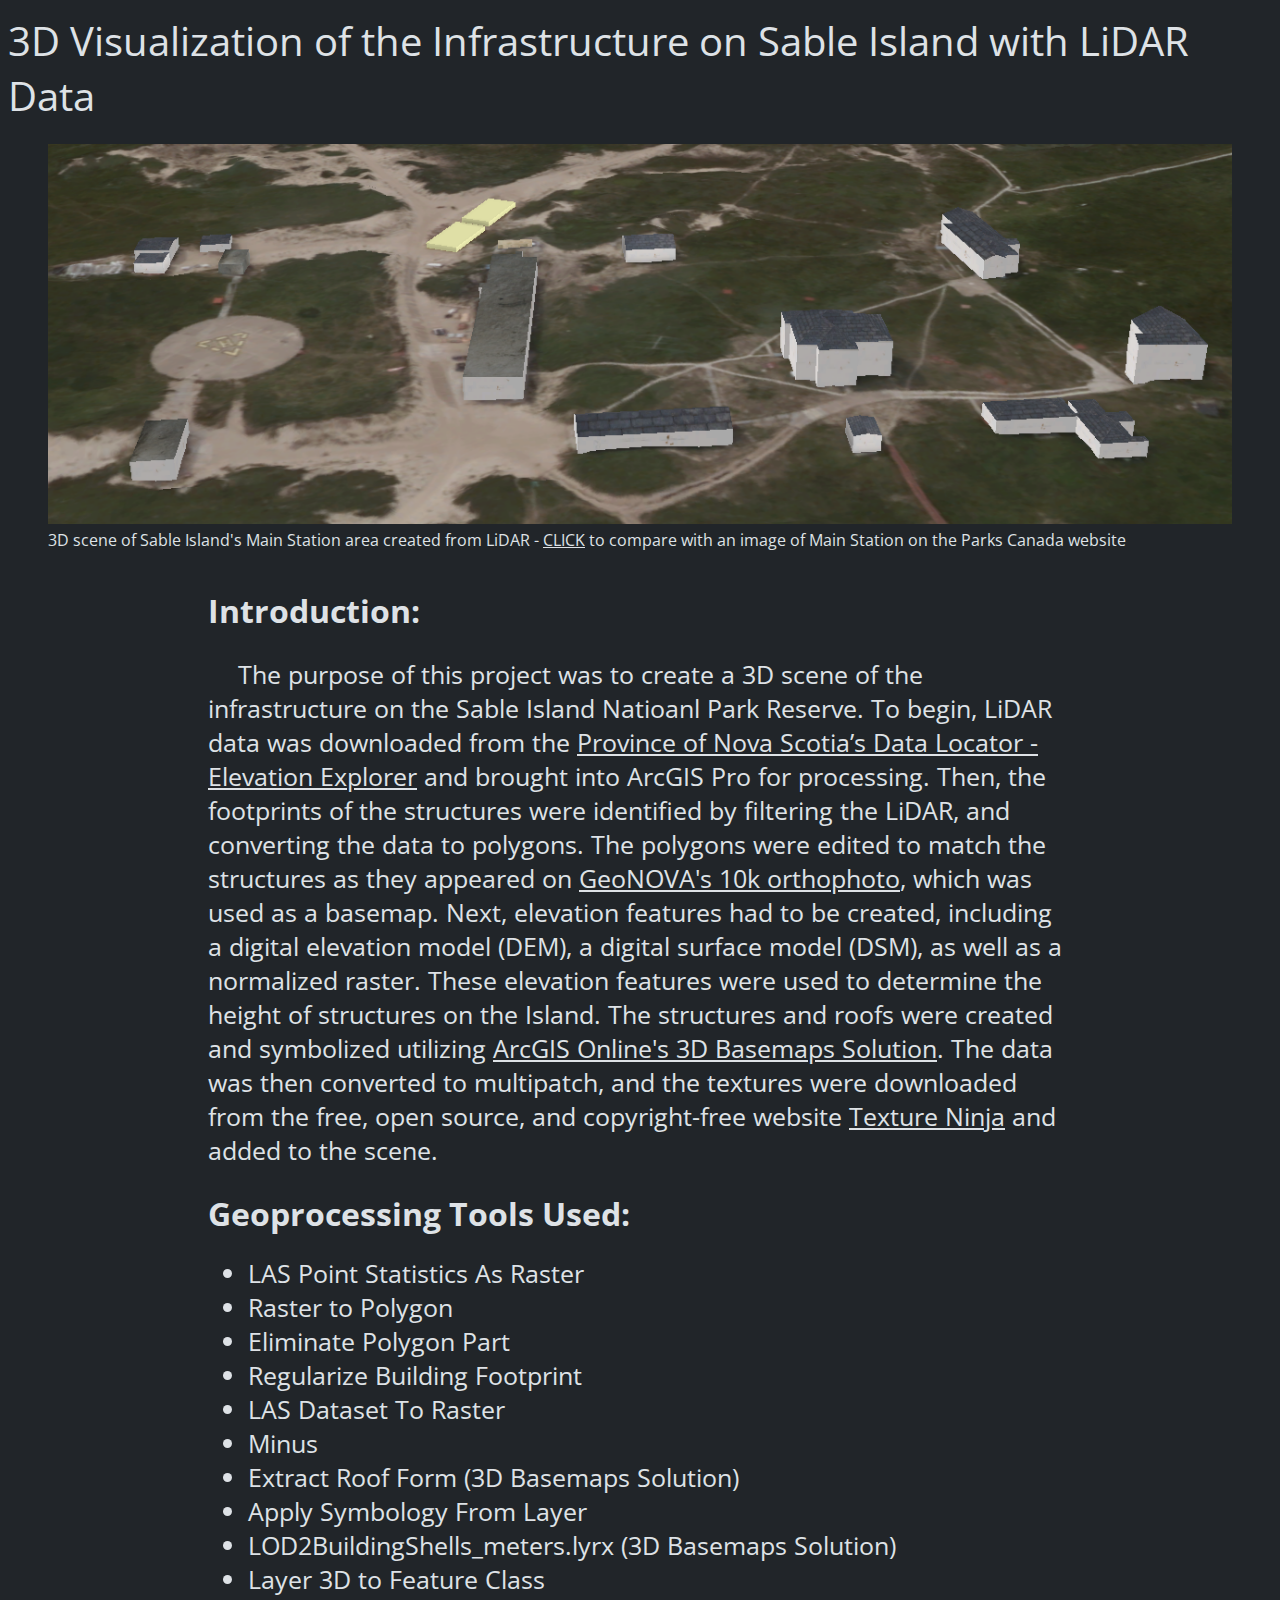
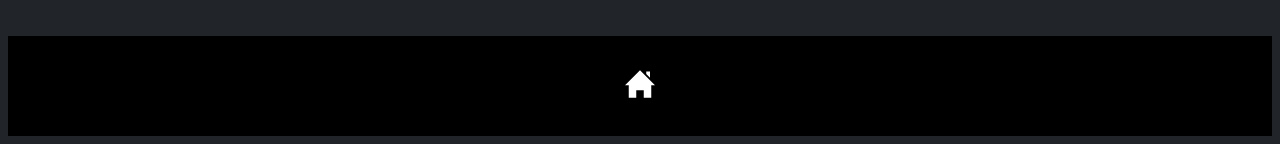
<file: docs/3dvis.html>
<!DOCTYPE html>
<html lang="en">

<head>
    <meta charset="UTF-8">
    <title>3D Visualization</title>
    <link rel="stylesheet" href="desc_styles.css">
    <link rel="preconnect" href="https://fonts.googleapis.com">
    <link rel="preconnect" href="https://fonts.gstatic.com" crossorigin>
    <link href="https://fonts.googleapis.com/css2?family=Open+Sans:wght@500&display=swap" rel="stylesheet">
</head>

<body>
    <div class="description-container">
        <p class="description-title">3D Visualization of the Infrastructure on Sable Island with LiDAR Data</p>
    </div>
    <div class="image-container">
        <figure>
            <img class="main-image" src="images/mainstation.png" alt="3D scene via LiDAR">
            <figcaption>3D scene of Sable Island's Main Station area created from LiDAR -
                <a target="_blank" href="https://www.pc.gc.ca/en/pn-np/ns/sable/visit/station">CLICK</a>
                to compare with an image of Main Station on the Parks Canada website
            </figcaption>
        </figure>
    </div>
    <div class="explaination-container">
        <h1>Introduction:</h1>
        <p class="indent">The purpose of this project was to create a 3D scene of the infrastructure on the Sable Island
            Natioanl Park Reserve. To begin, LiDAR data was downloaded from the <a target="_blank"
                href="https://nsgi.novascotia.ca/datalocator/elevation/">Province of Nova Scotia’s Data Locator -
                Elevation Explorer</a> and brought into ArcGIS Pro for processing. Then, the footprints of the
            structures
            were identified by filtering the LiDAR, and converting the data to polygons. The polygons were
            edited to match the structures as they appeared on <a target="_blank"
                href="https://geonova.novascotia.ca/110-000-orthophoto">GeoNOVA's 10k orthophoto</a>, which was
            used as a basemap. Next, elevation features had to be created, including a digital elevation model
            (DEM), a digital surface model (DSM), as well as a normalized raster. These elevation features were
            used to determine the height of structures on the Island. The structures and roofs were created
            and symbolized utilizing <a target="_blank"
                href="https://doc.arcgis.com/en/arcgis-solutions/10.9/reference/introduction-to-3d-basemaps.htm">
                ArcGIS Online's 3D Basemaps Solution</a>. The data was then converted to multipatch, and the textures
            were downloaded from the free, open source, and copyright-free website <a target="_blank"
                href="https://texture.ninja/">Texture Ninja</a> and added to the scene.
        </p>
        <h1>Geoprocessing Tools Used:</h1>
        <ul>
            <li>LAS Point Statistics As Raster</li>
            <li>Raster to Polygon</li>
            <li>Eliminate Polygon Part</li>
            <li>Regularize Building Footprint</li>
            <li>LAS Dataset To Raster</li>
            <li>Minus</li>
            <li>Extract Roof Form (3D Basemaps Solution)</li>
            <li>Apply Symbology From Layer</li>
            <li>LOD2BuildingShells_meters.lyrx (3D Basemaps Solution)</li>
            <li>Layer 3D to Feature Class</li>
        </ul>
    </div>
    <div>
        <footer>
            <a href="index.html"><svg fill="#ffffff" xmlns="http://www.w3.org/2000/svg" width="30" height="30"
                    viewBox="0 0 24 24">
                    <path d="M21 13v10h-6v-6h-6v6h-6v-10h-3l12-12 12 12h-3zm-1-5.907v-5.093h-3v2.093l3 3z" />
                </svg></a>
        </footer>
    </div>
</body>

</html>
</file>
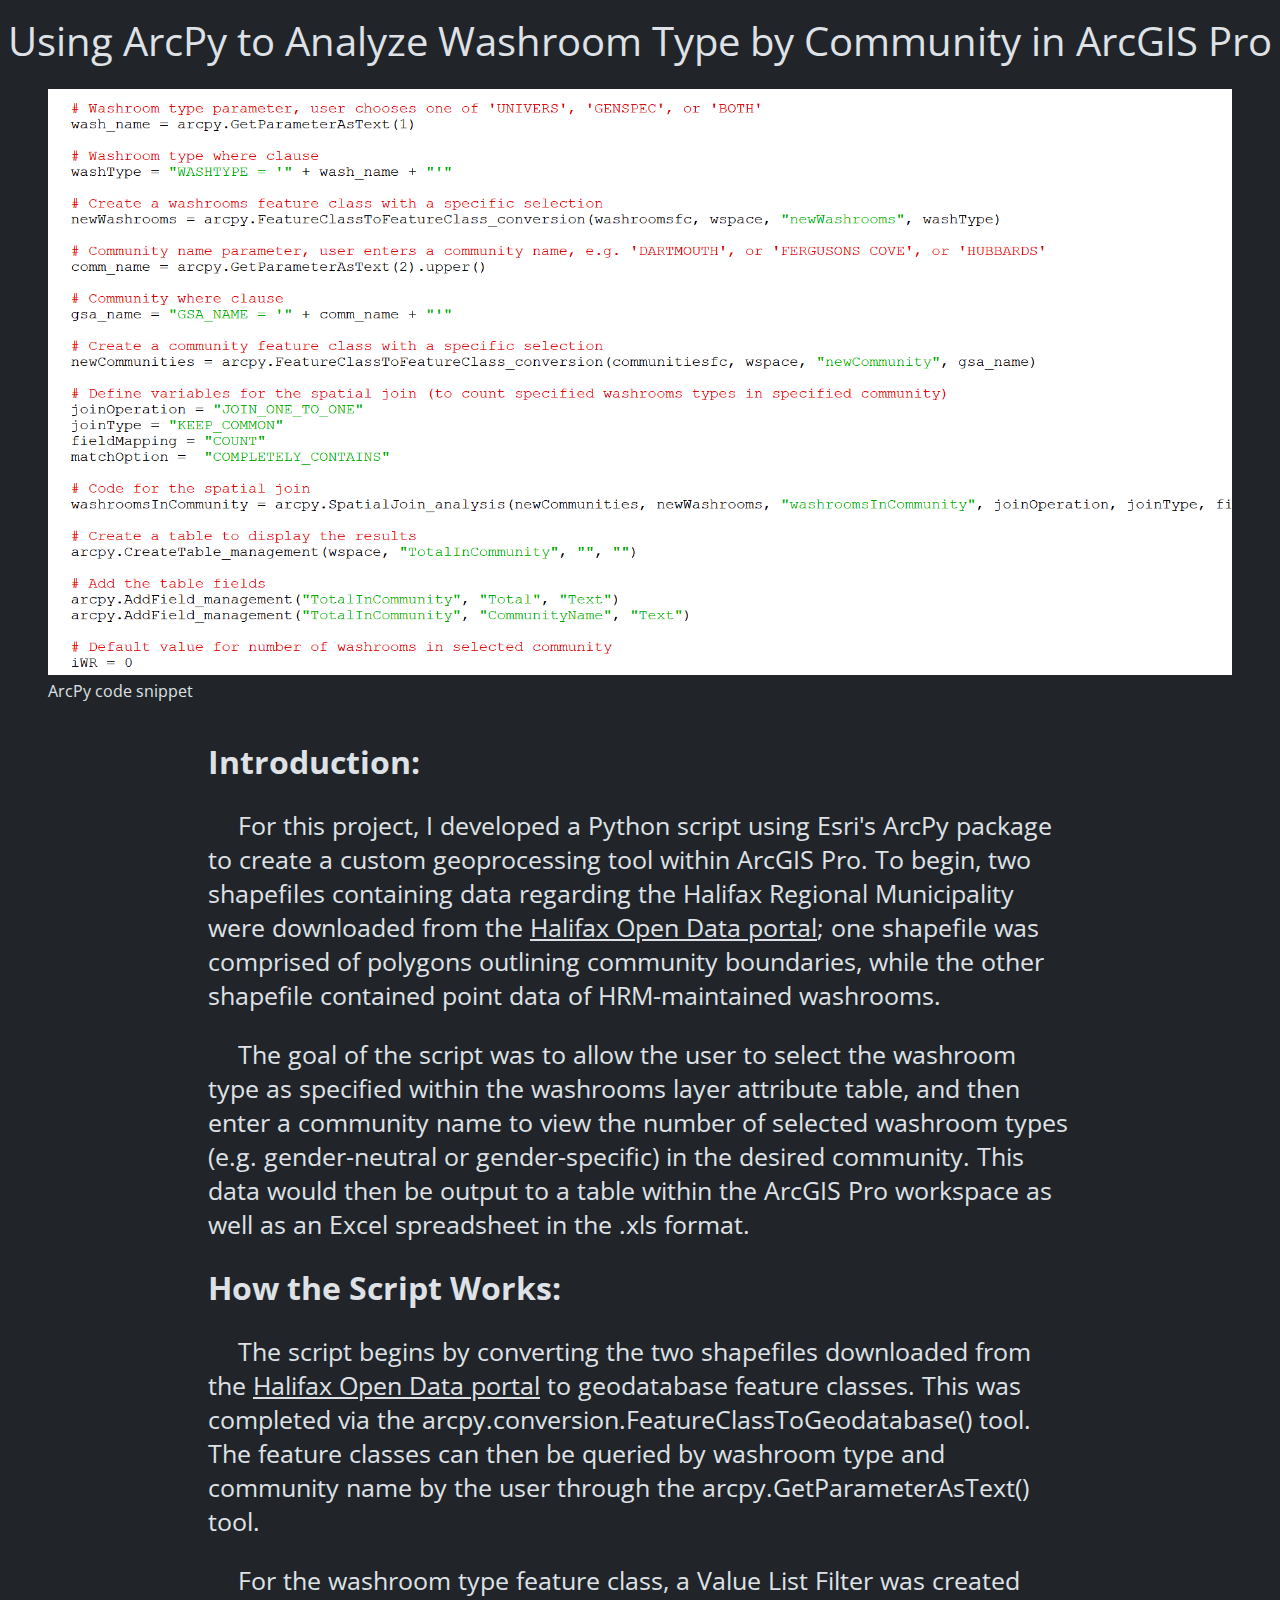
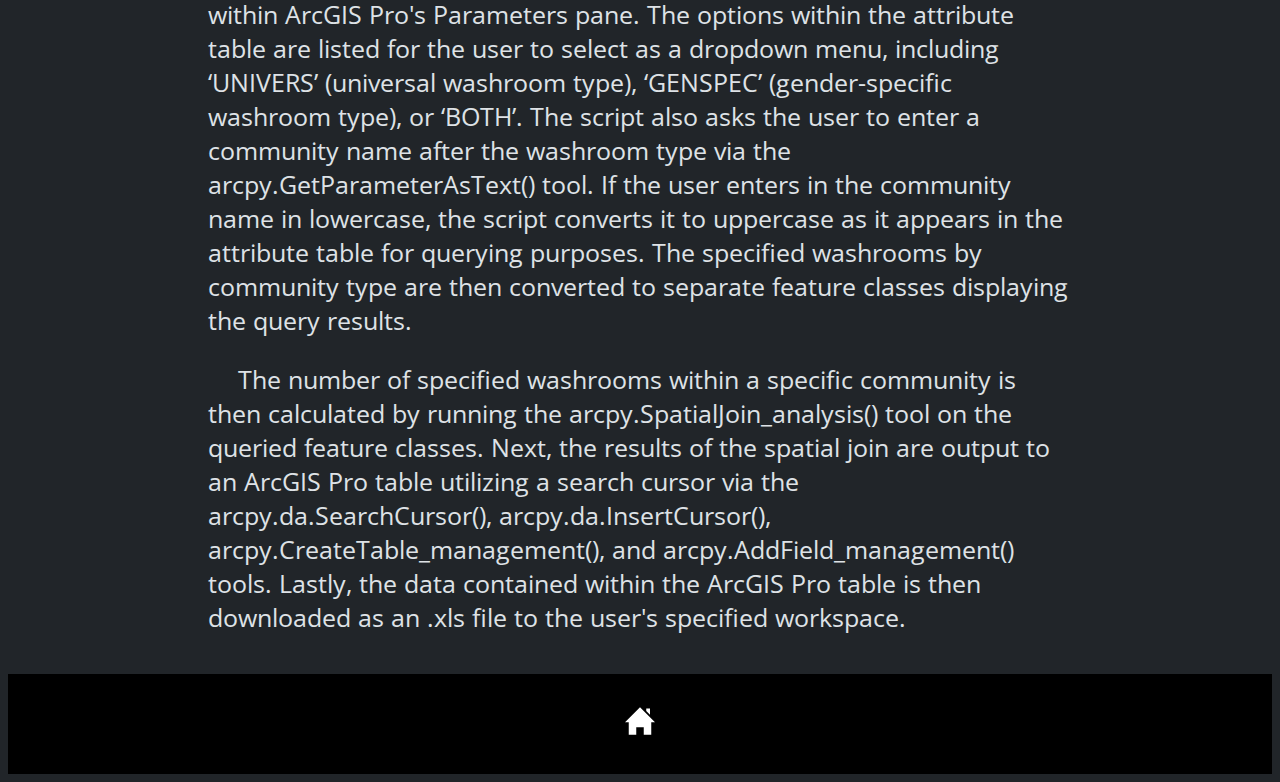
<file: docs/arcpy.html>
<!DOCTYPE html>
<html lang="en">

<head>
    <meta charset="UTF-8">
    <title>ArcPy</title>
    <link rel="stylesheet" href="desc_styles.css">
    <link rel="preconnect" href="https://fonts.googleapis.com">
    <link rel="preconnect" href="https://fonts.gstatic.com" crossorigin>
    <link href="https://fonts.googleapis.com/css2?family=Open+Sans:wght@500&display=swap" rel="stylesheet">
</head>

<body>
    <div class="description-container">
        <p class="description-title">Using ArcPy to Analyze Washroom Type by Community in ArcGIS Pro</p>
    </div>
    <div class="image-container">
        <figure>
            <img class="main-image" src="images/arcpy_script.png" alt="ArcPy code snippet">
            <figcaption>ArcPy code snippet</figcaption>
        </figure>
    </div>
    <div class="explaination-container">
        <h1>Introduction:</h1>
        <p class="indent">
            For this project, I developed a Python script using Esri's ArcPy package to create a custom
            geoprocessing tool within ArcGIS Pro. To begin, two shapefiles containing data regarding
            the Halifax Regional Municipality were downloaded from the <a target="blank"
                href="https://catalogue-hrm.opendata.arcgis.com/">Halifax Open Data portal</a>;
            one shapefile was comprised of polygons outlining community boundaries, while the other
            shapefile contained point data of HRM-maintained washrooms. </p>
        <p class="indent">The goal of the script was to
            allow the user to select the washroom type as specified within the washrooms layer attribute
            table, and then enter a community name to view the number of selected washroom types
            (e.g. gender-neutral or gender-specific) in the desired community. This data would then
            be output to a table within the ArcGIS Pro workspace as well as an Excel spreadsheet in the
            .xls format.</p>
        <h1>How the Script Works:</h1>
        <p class="indent">
            The script begins by converting the two shapefiles downloaded from the <a target="blank"
                href="https://catalogue-hrm.opendata.arcgis.com/">Halifax Open Data portal</a>
            to geodatabase feature classes. This was completed via the arcpy.conversion.FeatureClassToGeodatabase()
            tool. The feature classes can then be queried by washroom type and community name by the user through
            the arcpy.GetParameterAsText() tool.</p>
        <p class="indent">
            For the washroom type feature class, a Value List Filter was
            created within ArcGIS Pro's Parameters pane. The options within the attribute table are listed for the
            user to select as a dropdown menu, including ‘UNIVERS’ (universal washroom type), ‘GENSPEC’
            (gender-specific washroom type), or ‘BOTH’. The script also asks the user to enter a community name
            after the washroom type via the arcpy.GetParameterAsText() tool. If the user enters in the community
            name in lowercase, the script converts it to uppercase as it appears in the attribute table for
            querying purposes. The specified washrooms by community type are then converted to separate
            feature classes displaying the query results.
        </p>
        <p class="indent">The number of specified washrooms within a specific
            community is then calculated by running the arcpy.SpatialJoin_analysis() tool on the queried feature
            classes. Next, the results of the spatial join are output to an ArcGIS Pro table utilizing a search
            cursor via the arcpy.da.SearchCursor(), arcpy.da.InsertCursor(), arcpy.CreateTable_management(),
            and arcpy.AddField_management() tools. Lastly, the data contained within the ArcGIS Pro table is then
            downloaded as an .xls file to the user's specified workspace.
        </p>
    </div>
    <div>
        <footer>
            <a href="index.html"><svg fill="#ffffff" xmlns="http://www.w3.org/2000/svg" width="30" height="30"
                    viewBox="0 0 24 24">
                    <path d="M21 13v10h-6v-6h-6v6h-6v-10h-3l12-12 12 12h-3zm-1-5.907v-5.093h-3v2.093l3 3z" />
                </svg></a>
        </footer>
    </div>
</body>

</html>
</file>
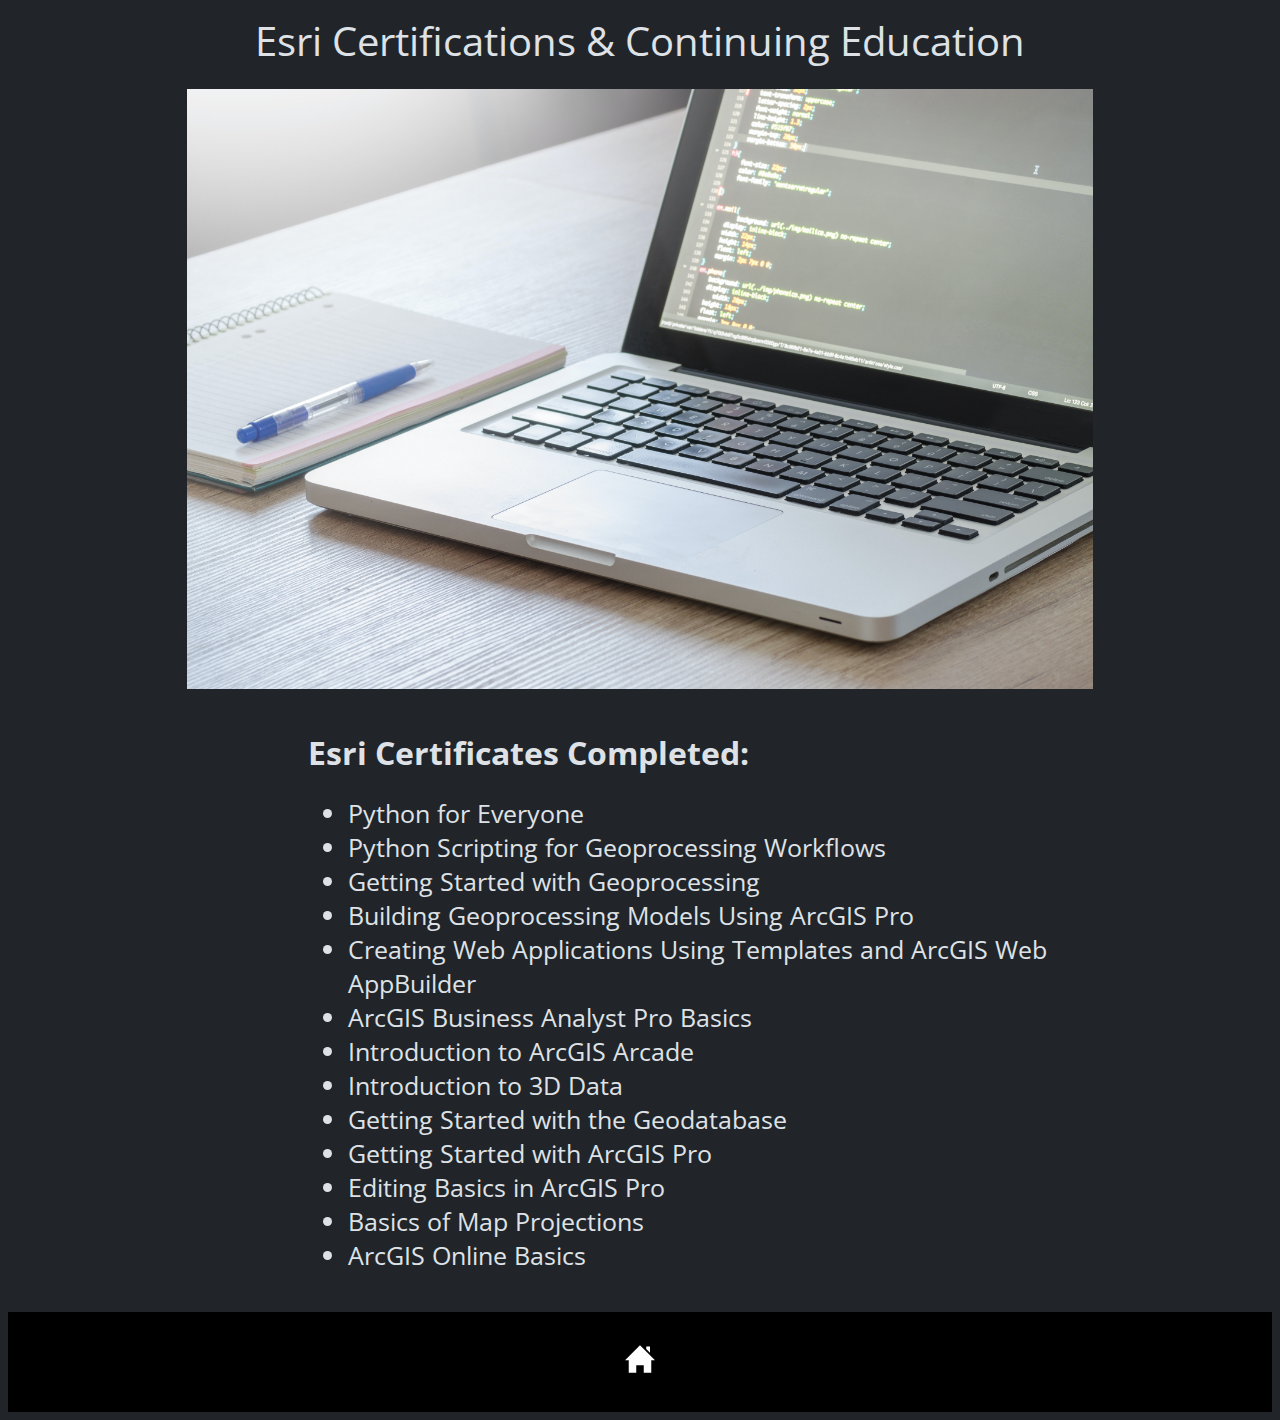
<file: docs/certificates.html>
<!DOCTYPE html>
<html lang="en">

<head>
    <meta charset="UTF-8">
    <title>Esri Certifications & Continuing Education</title>
    <link rel="stylesheet" href="desc_styles.css">
    <link rel="preconnect" href="https://fonts.googleapis.com">
    <link rel="preconnect" href="https://fonts.gstatic.com" crossorigin>
    <link href="https://fonts.googleapis.com/css2?family=Open+Sans:wght@500&display=swap" rel="stylesheet">
</head>

<body>
    <div class="description-container">
        <p class="description-title">Esri Certifications & Continuing Education</p>
    </div>
    <div class="image-container">
        <figure>
            <img class="main-image" src="images/pexels-lukas-574073.jpg" alt="laptop and notebook on desk">
            <figcaption></figcaption>
        </figure>
    </div>
    <div class="explaination-container" id="certs-container">
        <h1>Esri Certificates Completed:</h1>
        <ul>
            <li>Python for Everyone</li>
            <li>Python Scripting for Geoprocessing Workflows</li>
            <li>Getting Started with Geoprocessing</li>
            <li>Building Geoprocessing Models Using ArcGIS Pro</li>
            <li>Creating Web Applications Using Templates and ArcGIS Web AppBuilder</li>
            <li>ArcGIS Business Analyst Pro Basics</li>
            <li>Introduction to ArcGIS Arcade</li>
            <li>Introduction to 3D Data</li>
            <li>Getting Started with the Geodatabase</li>
            <li>Getting Started with ArcGIS Pro</li>
            <li>Editing Basics in ArcGIS Pro</li>
            <li>Basics of Map Projections</li>
            <li>ArcGIS Online Basics</li>
        </ul>
    </div>
    <div>
        <footer>
            <a href="index.html"><svg fill="#ffffff" xmlns="http://www.w3.org/2000/svg" width="30" height="30"
                    viewBox="0 0 24 24">
                    <path d="M21 13v10h-6v-6h-6v6h-6v-10h-3l12-12 12 12h-3zm-1-5.907v-5.093h-3v2.093l3 3z" />
                </svg></a>
        </footer>
    </div>
</body>

</html>
</file>
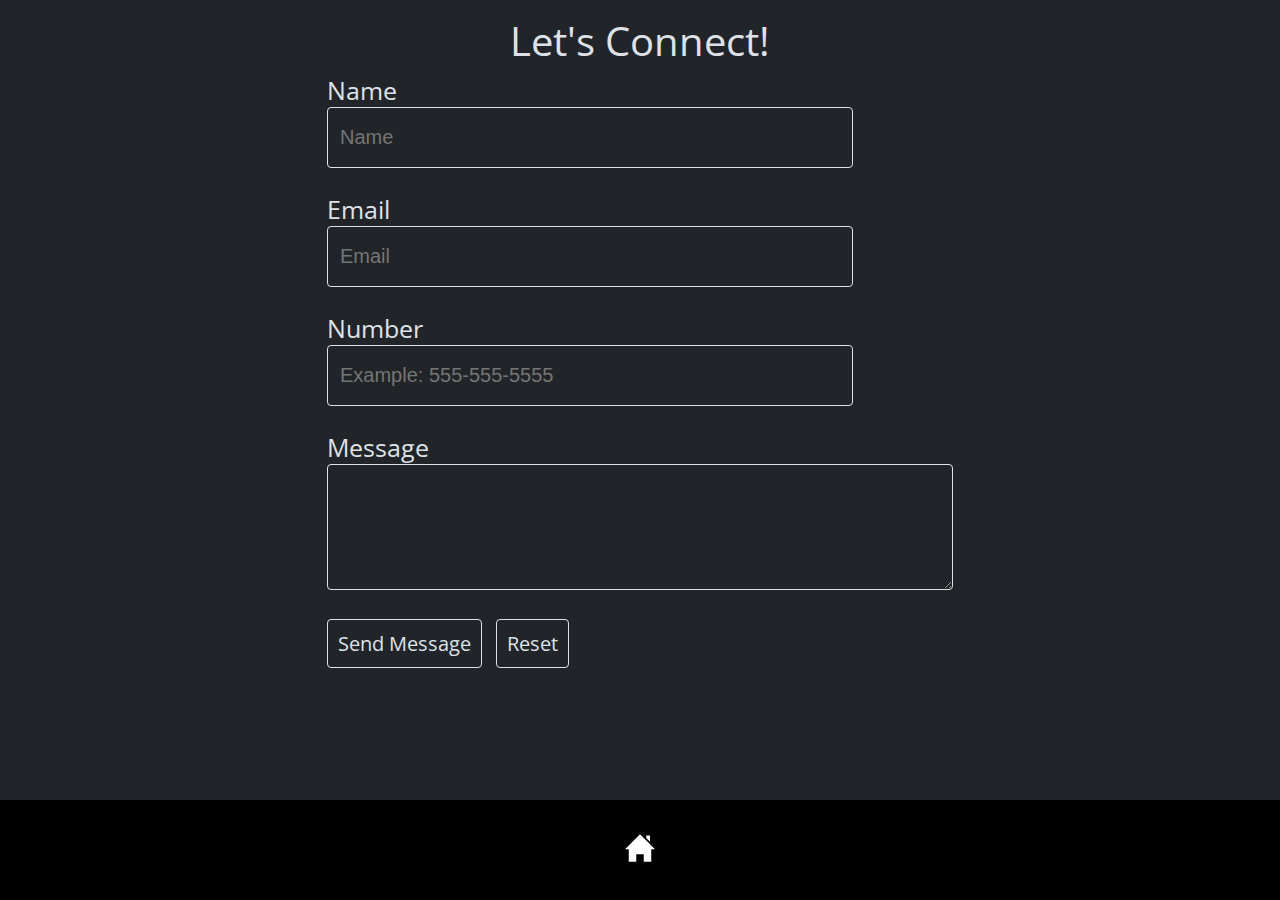
<file: docs/contact.html>
<!DOCTYPE html>
<html lang="en">

<head>
    <meta charset="UTF-8">
    <title>Contact</title>
    <link rel="stylesheet" href="desc_styles.css">
    <link rel="preconnect" href="https://fonts.googleapis.com">
    <link rel="preconnect" href="https://fonts.gstatic.com" crossorigin>
    <link href="https://fonts.googleapis.com/css2?family=Open+Sans:wght@500&display=swap" rel="stylesheet">
</head>

<body>
    <div class="description-container">
        <p class="description-title">Let's Connect!</p>
    </div>
    <form action="mailto:courtney-gis@outlook.com" method="POST" enctype="multipart/form-data">
        <div class="half">
            <div class="item">
                <label class="name">Name</label>
                <input class="input" name="name" placeholder="Name" required><br>
            </div>
            <div class="item">
                <label class="email">Email</label>
                <input class="input" name="email" placeholder="Email" pattern="[a-z0-9._%+-]+@[a-z0-9.-]+\.[a-z]{2,}$"
                    required><br>
            </div>
            <div class="item">
                <label class="number">Number</label>
                <input class="input" type="tel" name="phone" pattern="[0-9]{3}-[0-9]{3}-[0-9]{4}"
                    placeholder="Example: 555-555-5555">
            </div>
            <div class="full">
                <label class="message">Message</label>
                <textarea class="input" id="message"></textarea>
            </div>
            <div>
                <input class="action" type="submit" value="Send Message">
                <input class="action" type="reset" value="Reset">
            </div>
        </div>
    </form>
    <div>
        <footer id="contact-footer">
            <a href="index.html"><svg fill="#ffffff" xmlns="http://www.w3.org/2000/svg" width="30" height="30"
                    viewBox="0 0 24 24">
                    <path d="M21 13v10h-6v-6h-6v6h-6v-10h-3l12-12 12 12h-3zm-1-5.907v-5.093h-3v2.093l3 3z" />
                </svg></a>
        </footer>
    </div>
</body>

</html>
</file>
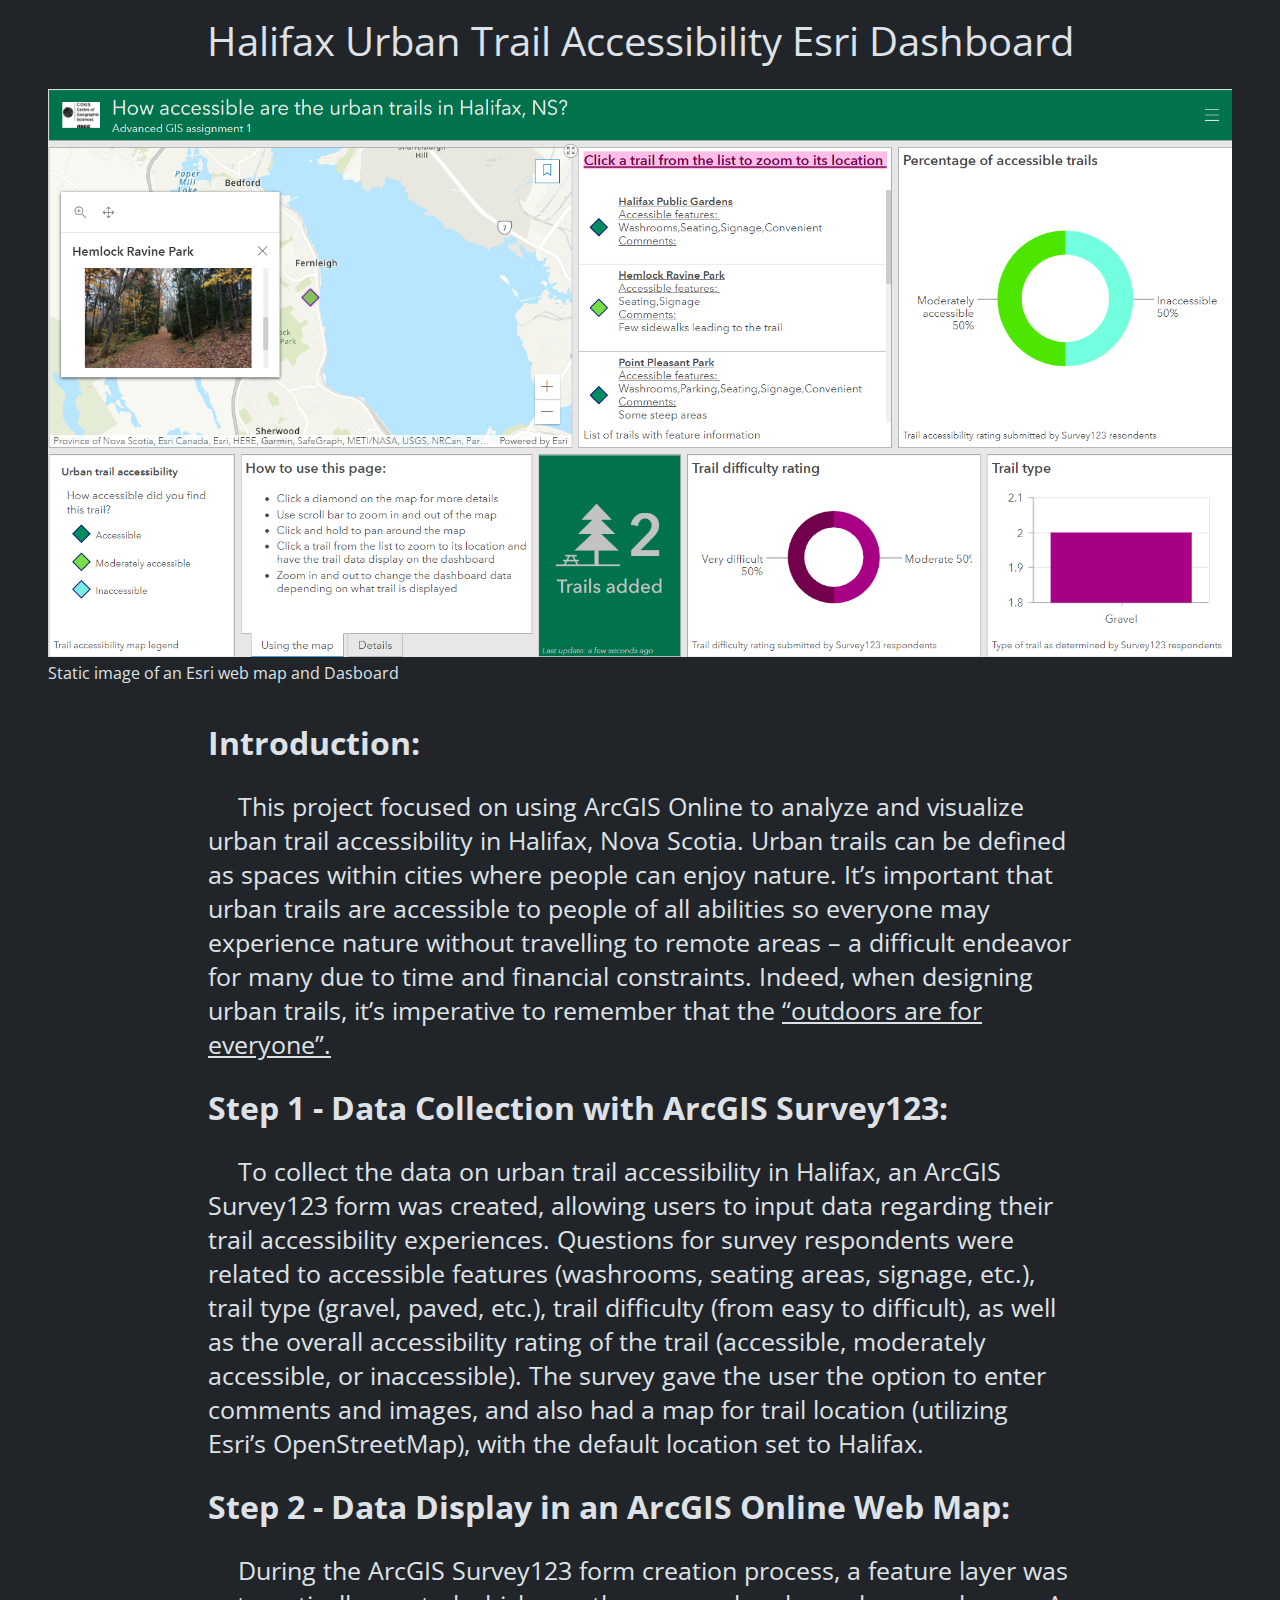
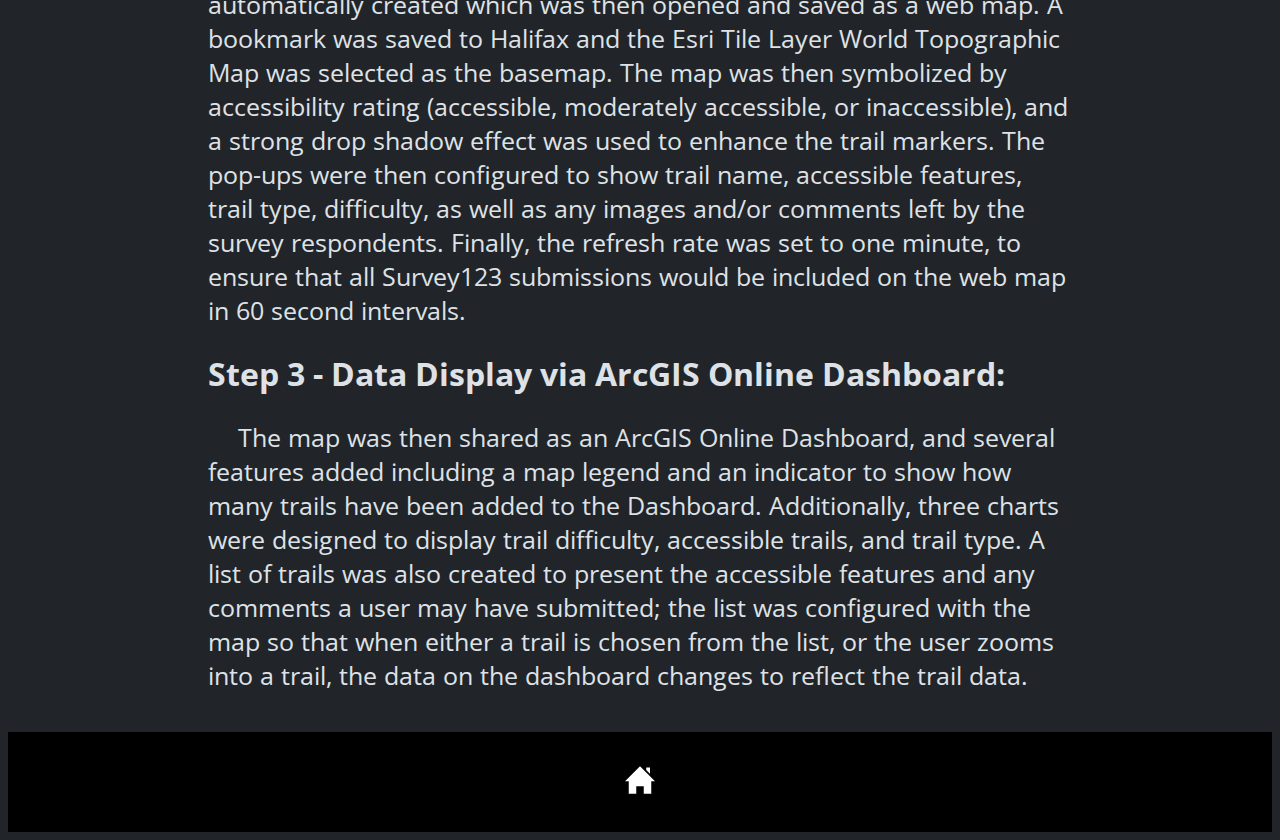
<file: docs/dashboard.html>
<!DOCTYPE html>
<html lang="en">

<head>
    <meta charset="UTF-8">
    <title>Esri Dashboard</title>
    <link rel="stylesheet" href="desc_styles.css">
    <link rel="preconnect" href="https://fonts.googleapis.com">
    <link rel="preconnect" href="https://fonts.gstatic.com" crossorigin>
    <link href="https://fonts.googleapis.com/css2?family=Open+Sans:wght@500&display=swap" rel="stylesheet">
</head>

<body>
    <div class="description-container">
        <p class="description-title">Halifax Urban Trail Accessibility Esri Dashboard</p>
    </div>
    <div class="image-container">
        <figure>
            <img class="main-image" src="images/db.png" alt="Esri Dashboard about urban trail accessibility">
            <figcaption>Static image of an Esri web map and Dasboard</figcaption>
        </figure>
    </div>
    <div class="explaination-container">
        <h1>Introduction:</h1>
        <p class="indent">
            This project focused on using ArcGIS Online to analyze and visualize urban trail accessibility in Halifax,
            Nova Scotia. Urban trails can be defined as spaces within cities where people can enjoy nature.
            It’s important that urban trails are accessible to people of all abilities so everyone may experience
            nature without travelling to remote areas – a difficult endeavor for many due to time and financial
            constraints. Indeed, when designing urban trails, it’s imperative to remember that the
            <a target="_blank" href="https://www.fs.usda.gov/sites/default/files/Accessibility-Guide-Book.pdf">“outdoors
                are for everyone”.</a>
        </p>
        <h1>Step 1 - Data Collection with ArcGIS Survey123:</h1>
        <p class="indent">
            To collect the data on urban trail accessibility in Halifax, an ArcGIS Survey123 form was created,
            allowing users to input data regarding their trail accessibility experiences.
            Questions for survey respondents were related to accessible features (washrooms, seating areas, signage,
            etc.), trail type (gravel, paved, etc.), trail difficulty (from easy to difficult), as well as the overall
            accessibility rating of the trail (accessible, moderately accessible, or inaccessible). The survey gave
            the user the option to enter comments and images, and also had a map for trail location (utilizing Esri’s
            OpenStreetMap), with the default location set to Halifax.
        </p>
        <h1>Step 2 - Data Display in an ArcGIS Online Web Map:</h1>
        <p class="indent">
            During the ArcGIS Survey123 form creation process, a feature layer was automatically created which was
            then opened and saved as a web map. A bookmark was saved to Halifax and the Esri Tile Layer World
            Topographic Map was selected as the basemap. The map was then symbolized by accessibility rating
            (accessible, moderately accessible, or inaccessible), and a strong drop shadow effect was used to
            enhance the trail markers. The pop-ups were then configured to show trail name, accessible features,
            trail type, difficulty, as well as any images and/or comments left by the survey respondents.
            Finally, the refresh rate was set to one minute, to ensure that all Survey123 submissions
            would be included on the web map in 60 second intervals.
        </p>
        <h1>Step 3 - Data Display via ArcGIS Online Dashboard:</h1>
        <p class="indent">
            The map was then shared as an ArcGIS Online Dashboard, and several features added including a map
            legend and an indicator to show how many trails have been added to the Dashboard. Additionally,
            three charts were designed to display trail difficulty, accessible trails, and trail type.
            A list of trails was also created to present the accessible features and any comments a user may
            have submitted; the list was configured with the map so that when either a trail is chosen from the
            list, or the user zooms into a trail, the data on the dashboard changes to reflect the trail data.
        </p>
    </div>
    <div class="footer-container">
        <footer>
            <a href="index.html"><svg fill="#ffffff" xmlns="http://www.w3.org/2000/svg" width="30" height="30"
                    viewBox="0 0 24 24">
                    <path d="M21 13v10h-6v-6h-6v6h-6v-10h-3l12-12 12 12h-3zm-1-5.907v-5.093h-3v2.093l3 3z" />
                </svg></a>
        </footer>
    </div>
</body>

</html>
</file>
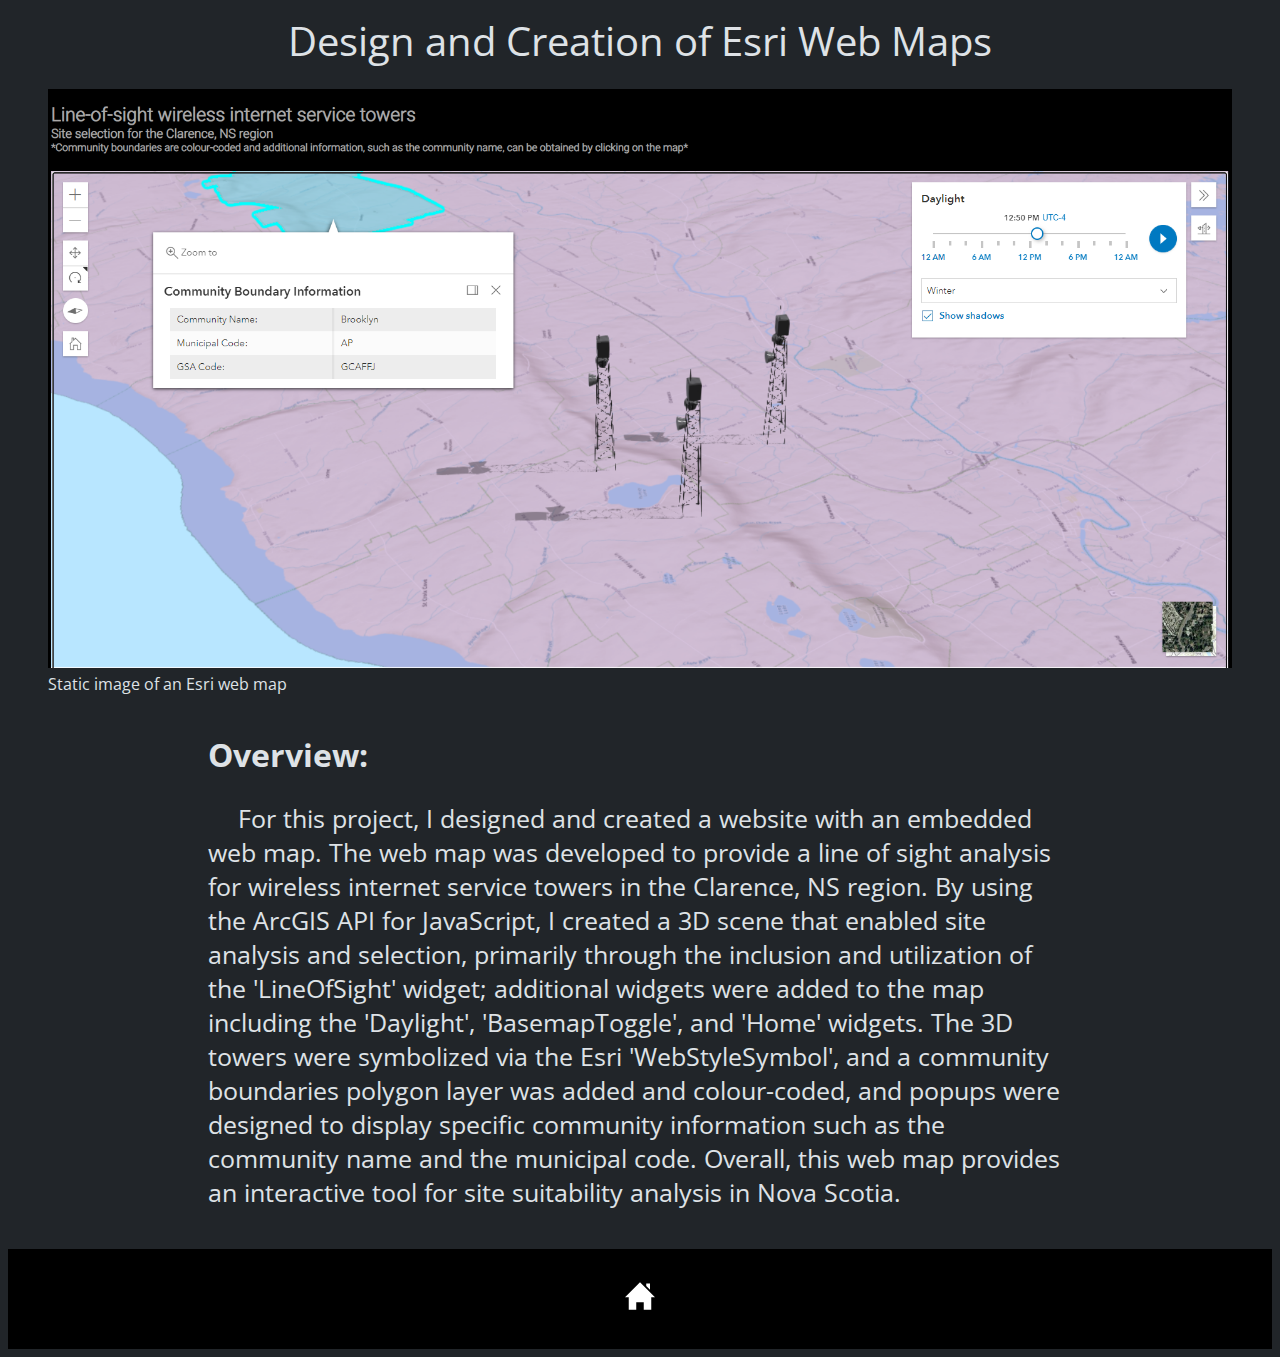
<file: docs/map.html>
<!DOCTYPE html>
<html lang="en">

<head>
    <meta charset="UTF-8">
    <title>Esri Web Map</title>
    <link rel="stylesheet" href="desc_styles.css">
    <link rel="preconnect" href="https://fonts.googleapis.com">
    <link rel="preconnect" href="https://fonts.gstatic.com" crossorigin>
    <link href="https://fonts.googleapis.com/css2?family=Open+Sans:wght@500&display=swap" rel="stylesheet">
</head>

<body>
    <div class="description-container">
        <p class="description-title">Design and Creation of Esri Web Maps</p>
    </div>
    <div class="image-container">
        <figure>
            <img class="main-image" src="images/web_map.png" alt="Line of sight analysis web map">
            <figcaption>Static image of an Esri web map</figcaption>
        </figure>
    </div>
    <div class="explaination-container">
        <h1>Overview:</h1>
        <p class="indent">
            For this project, I designed and created a website with an embedded web map.
            The web map was developed to provide a line of sight analysis for 
            wireless internet service towers in the Clarence, NS region. 
            By using the ArcGIS API for JavaScript, I created a 3D scene that enabled site analysis and selection, 
            primarily through the inclusion and utilization of the 'LineOfSight' widget; 
            additional widgets were added to the map including the 'Daylight', 'BasemapToggle', and 'Home' 
            widgets. The 3D towers were symbolized via the Esri 'WebStyleSymbol', 
            and a community boundaries polygon layer was added and colour-coded, 
            and popups were designed to display specific community information such 
            as the community name and the municipal code. Overall, this web map provides an interactive 
            tool for site suitability analysis in Nova Scotia.  
        </p>  
    </div>
    <div class="footer-container">
        <footer>
            <a href="index.html"><svg fill="#ffffff" xmlns="http://www.w3.org/2000/svg" width="30" height="30"
                    viewBox="0 0 24 24">
                    <path d="M21 13v10h-6v-6h-6v6h-6v-10h-3l12-12 12 12h-3zm-1-5.907v-5.093h-3v2.093l3 3z" />
                </svg></a>
        </footer>
    </div>
</body>

</html>
</file>
<file: docs/desc_styles.css>
a {
    color: #DEE2E6;
    text-decoration: underline;
}

.action {
    background: transparent;
    border: 1px solid #DEE2E6;
    border-radius: 4px;
    color: #DEE2E6;
    cursor: pointer;
    font-family: 'Open Sans', sans-serif;
    font-size: 20px;
    margin-bottom: 32px;
    margin-right: 10px;
    outline: 0;
    padding: 10px;
}

body {
    background-color: #212529;
    color: #DEE2E6;
    font-family: 'Open Sans', sans-serif;
}

#certs-container {
    margin-left: 300px;
}

#contact-footer {
    bottom: 0;
    left: 0;
    position: fixed;
    right: 0;
}

.description-container {
    display: flex;
    justify-content: center;
}

.description-title {
    font-size: 40px;
    margin-bottom: 5px;
    margin-top: 5px;
}

.explaination-container {
    justify-content: center;
    margin-bottom: 40px;
    margin-left: 200px;
    margin-right: 200px;
}

footer {
    align-items: center;
    background-color: black;
    display: flex;
    height: 100px;
    justify-content: center;
}

form {
    box-sizing: border-box;
    display: flex;
    justify-content: center;
    margin-bottom: 100px;
}

form label {
    display: block;
    font-size: 25px;
}

.full {
    margin-bottom: 24px;
}

.half {
    display: flex;
    flex-direction: column;
    justify-content: space-between;
}

.home {
    height: 100%;
    max-width: 50px;
    width: auto;
}

.image-container {
    display: flex;
    justify-content: center;
}

.indent {
    font-size: 25px;
    text-indent: 30px;
}

.input {
    background: transparent;
    border: 1px solid #DEE2E6;
    border-radius: 4px;
    color: #DEE2E6;
    font-size: 20px;
    height: 35px;
    outline: 0;
    padding: 12px;
    width: 500px;
}

.item {
    margin-bottom: 24px;
    width: 48%;
}

li {
    font-size: 25px;
}

.main-image {
    height: auto;
    max-height: 600px;
    max-width: 1200px;
    width: 100%;
}

#message {
    height: 100px;
    width: 600px;
}

.rs {
    height: auto;
    width: 100%;
}
</file>
